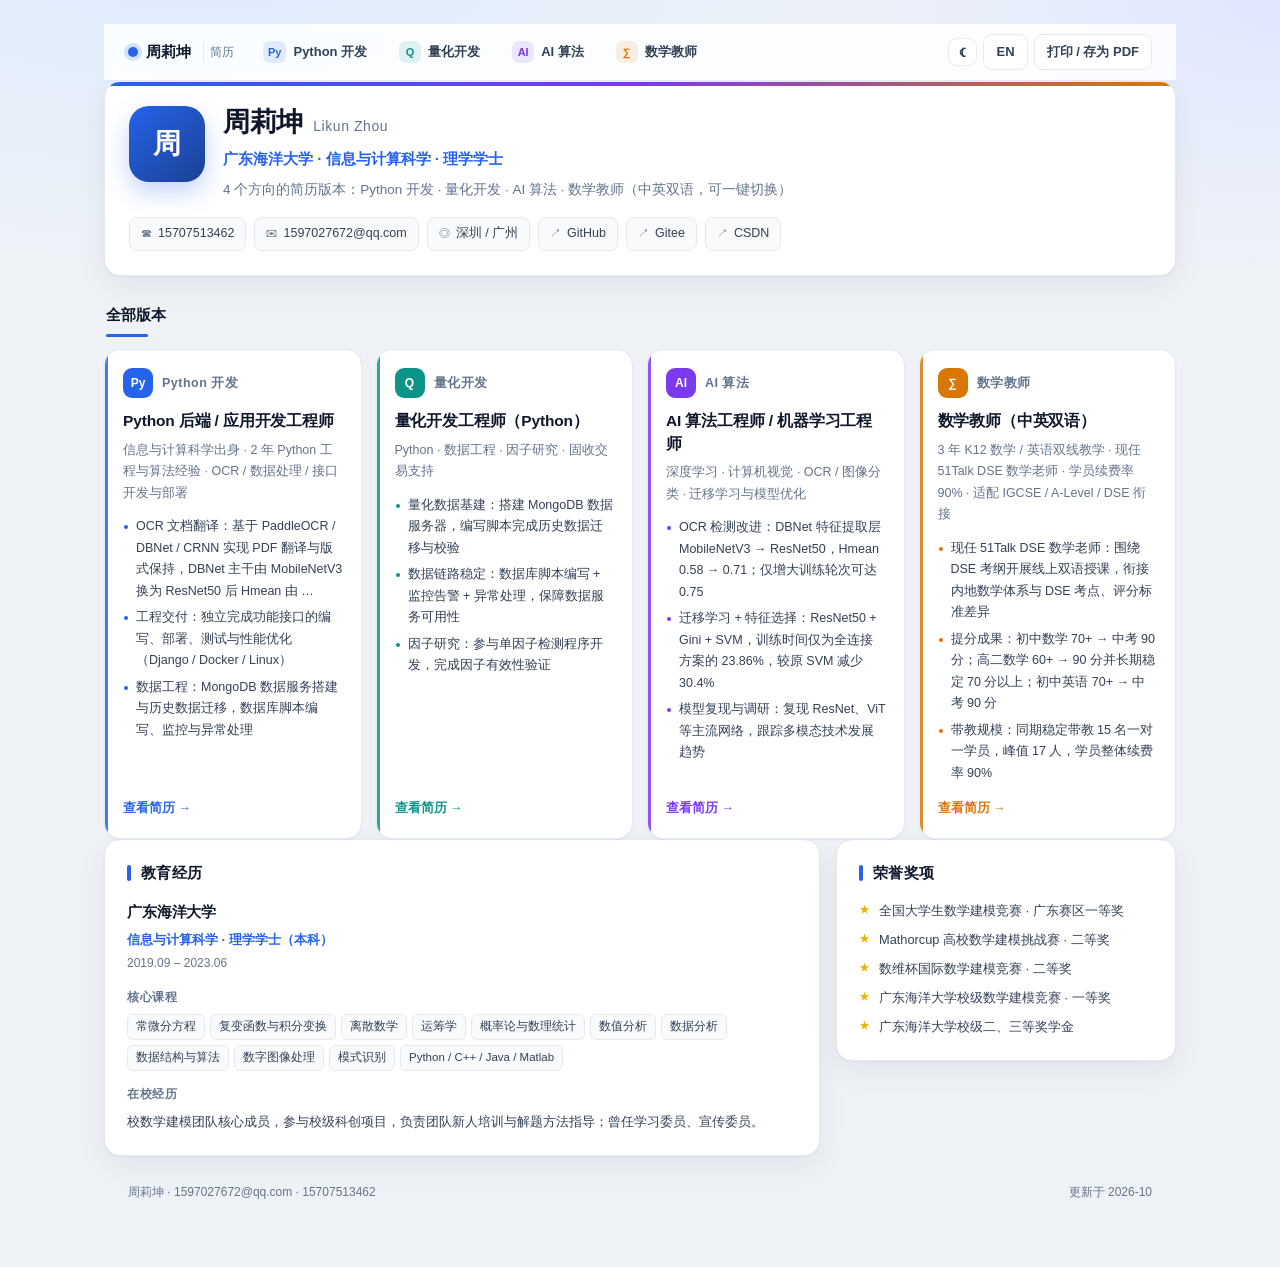
<file: index.html>
<!DOCTYPE html>
<html lang="zh-CN" data-theme="light">
<head>
<meta charset="utf-8">
<meta name="viewport" content="width=device-width, initial-scale=1">
<title>周莉坤 · 个人简历 | Likun Zhou · Resume</title>
<meta name="description" content="周莉坤的个人简历（中英双语）：Python 开发 / 量化开发 / AI 算法 / 数学教师 四个岗位方向的定制版本。">
<meta property="og:title" content="周莉坤 · 个人简历">
<meta property="og:description" content="双语静态简历 · Python 开发 / 量化开发 / AI 算法 / 数学教师">
<link rel="icon" href="data:image/svg+xml,<svg xmlns='http://www.w3.org/2000/svg' viewBox='0 0 100 100'><rect width='100' height='100' rx='22' fill='%232563eb'/><text x='50' y='70' font-size='58' text-anchor='middle' fill='white' font-family='sans-serif' font-weight='bold'>Z</text></svg>">
<link rel="stylesheet" href="assets/css/style.css">
</head>
<body data-role="home">
<div id="app"></div>
<script src="assets/js/data.js"></script>
<script src="assets/js/app.js"></script>
</body>
</html>
</file>
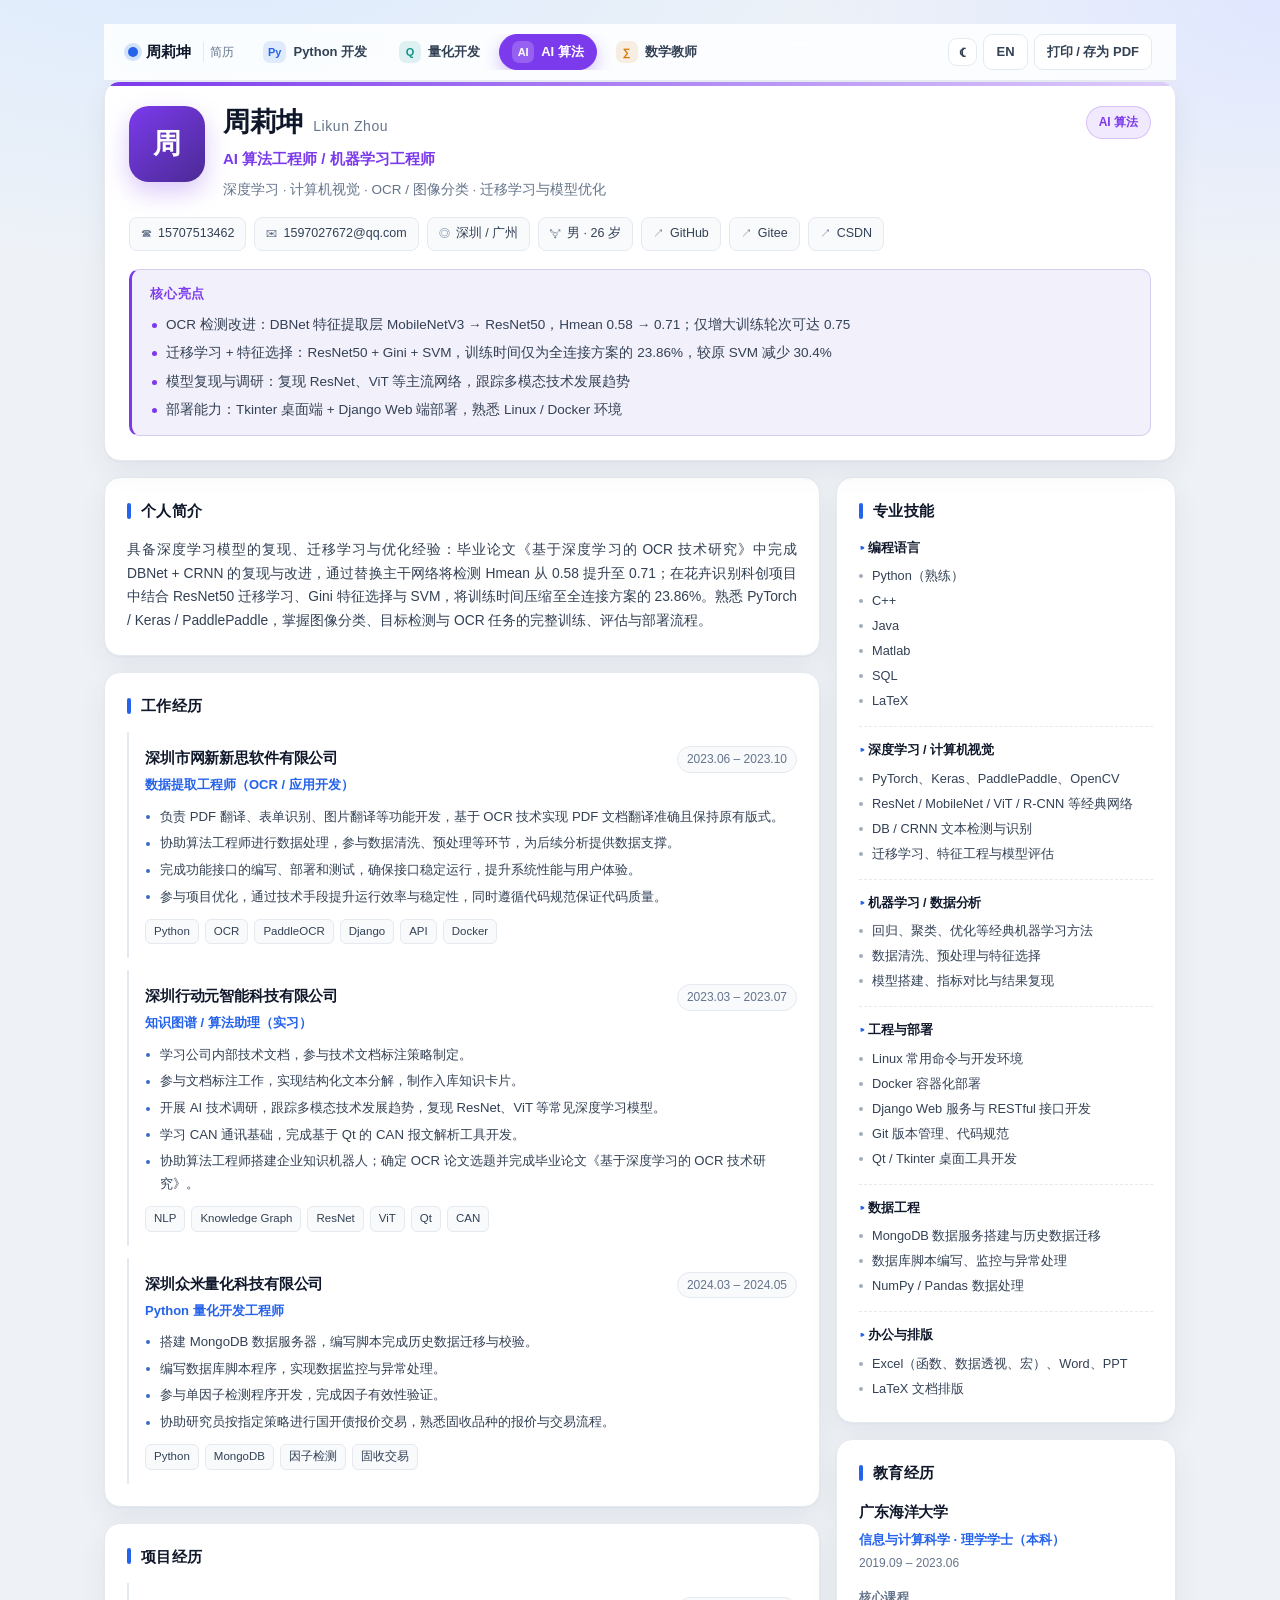
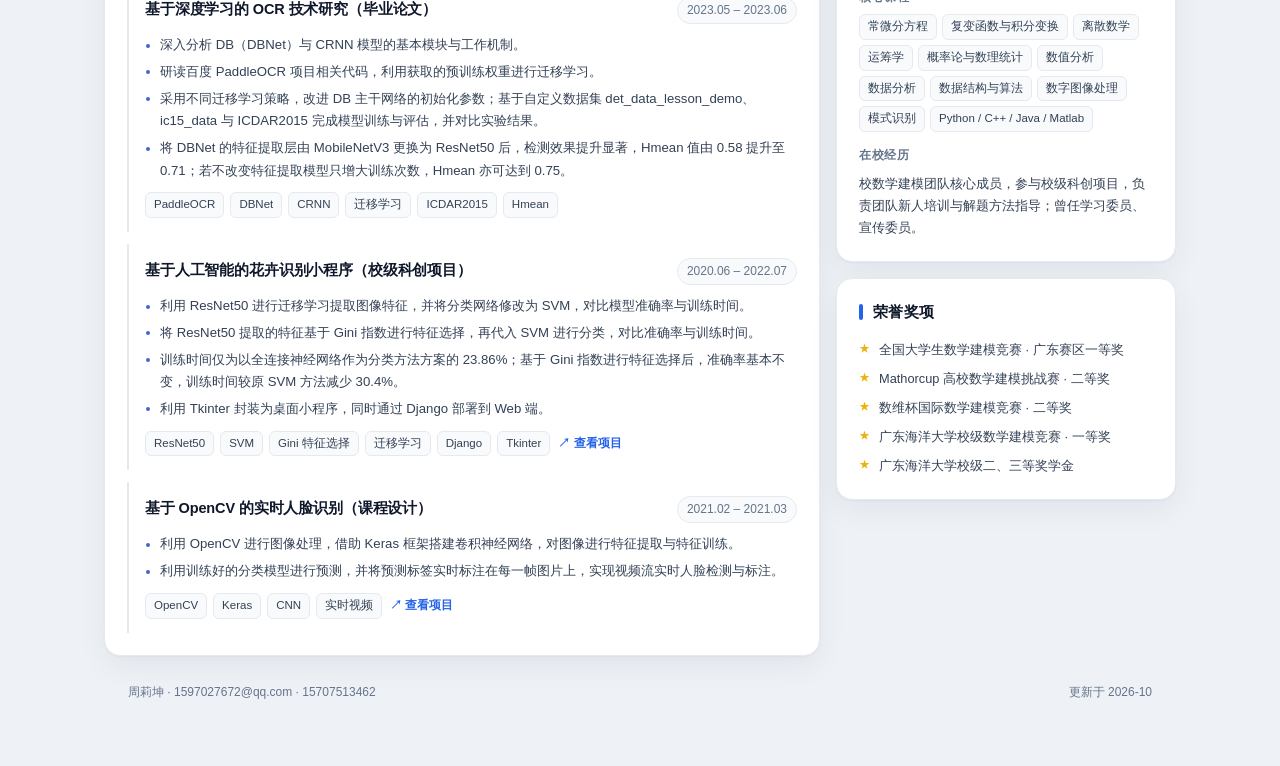
<file: ai.html>
<!DOCTYPE html>
<html lang="zh-CN" data-theme="light">
<head>
<meta charset="utf-8">
<meta name="viewport" content="width=device-width, initial-scale=1">
<title>周莉坤 · AI 算法工程师 | Likun Zhou · AI / ML Engineer</title>
<meta name="description" content="周莉坤 — AI 算法 / 机器学习工程师简历（中英双语）：DBNet + CRNN OCR、ResNet50 迁移学习、Gini 特征选择、模型部署。">
<link rel="icon" href="data:image/svg+xml,<svg xmlns='http://www.w3.org/2000/svg' viewBox='0 0 100 100'><rect width='100' height='100' rx='22' fill='%237c3aed'/><text x='50' y='70' font-size='58' text-anchor='middle' fill='white' font-family='sans-serif' font-weight='bold'>Z</text></svg>">
<link rel="stylesheet" href="assets/css/style.css">
</head>
<body data-role="ai">
<div id="app"></div>
<script src="assets/js/data.js"></script>
<script src="assets/js/app.js"></script>
</body>
</html>
</file>
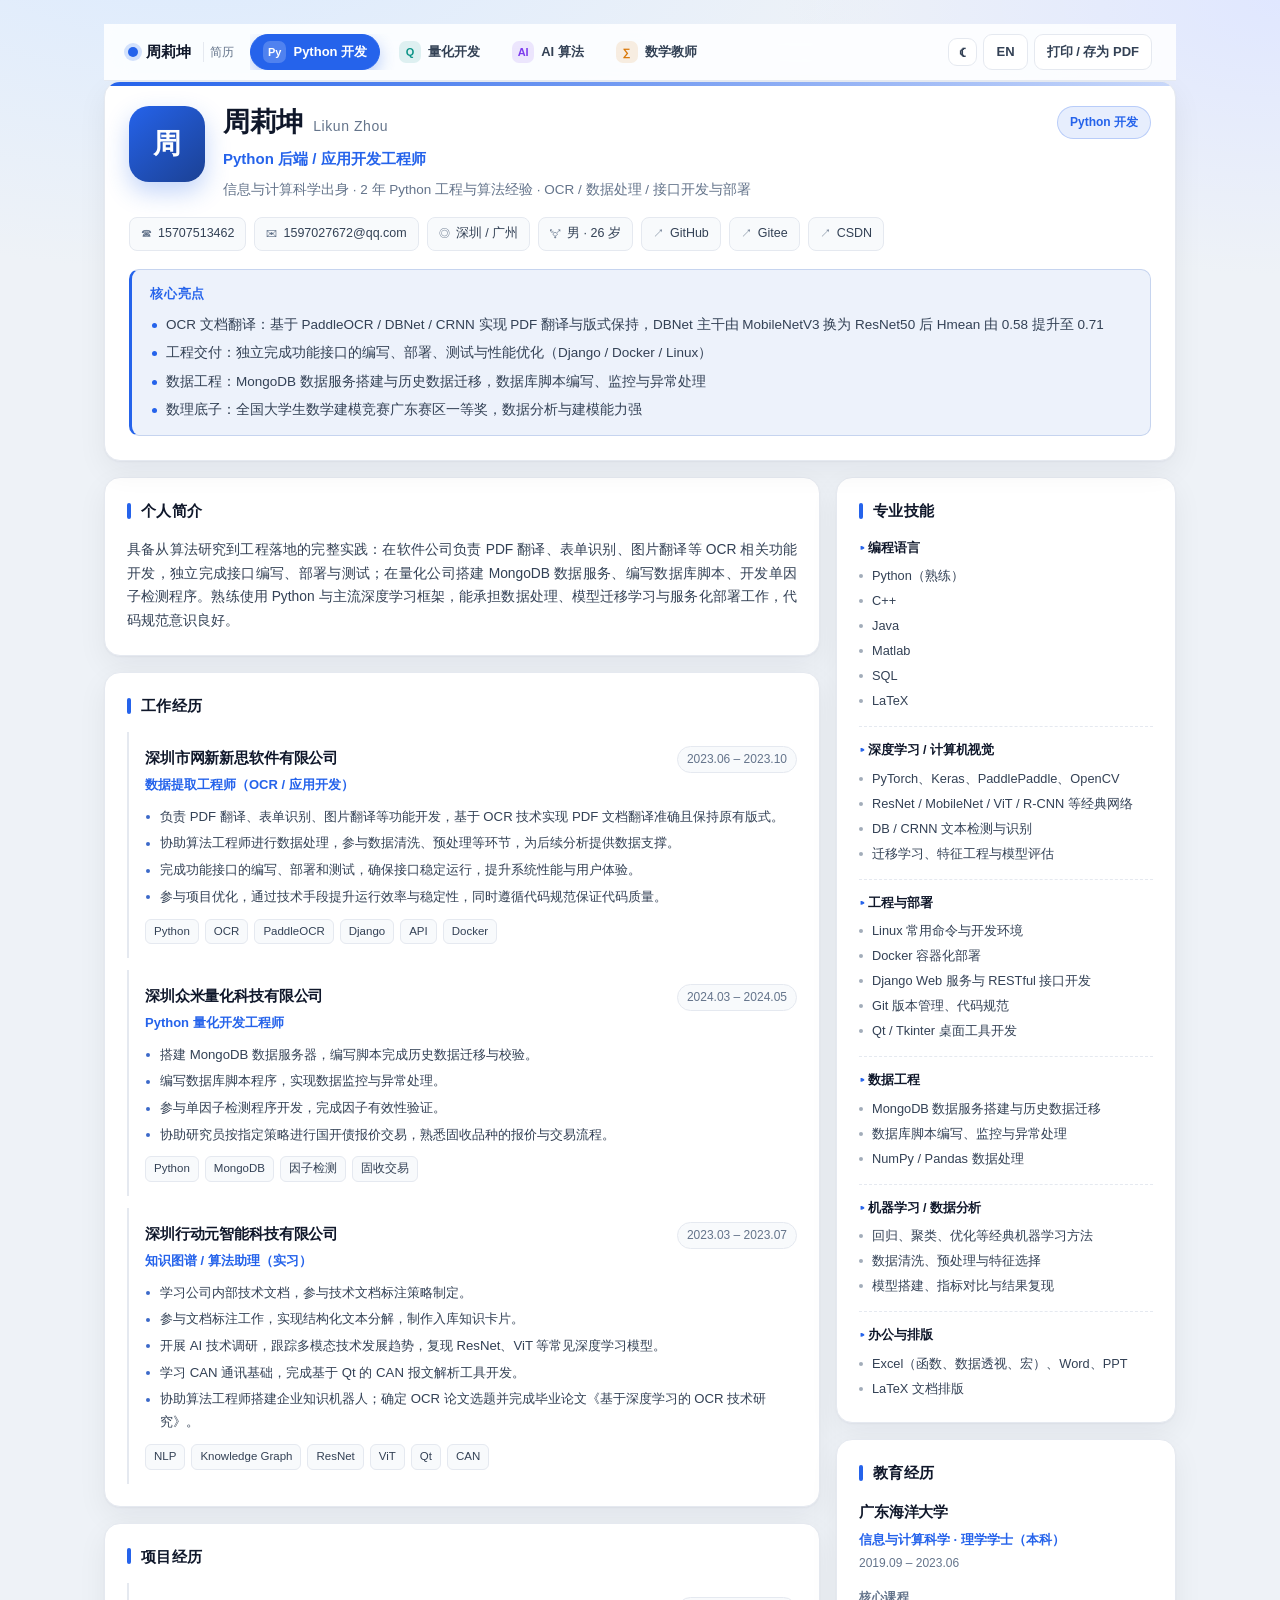
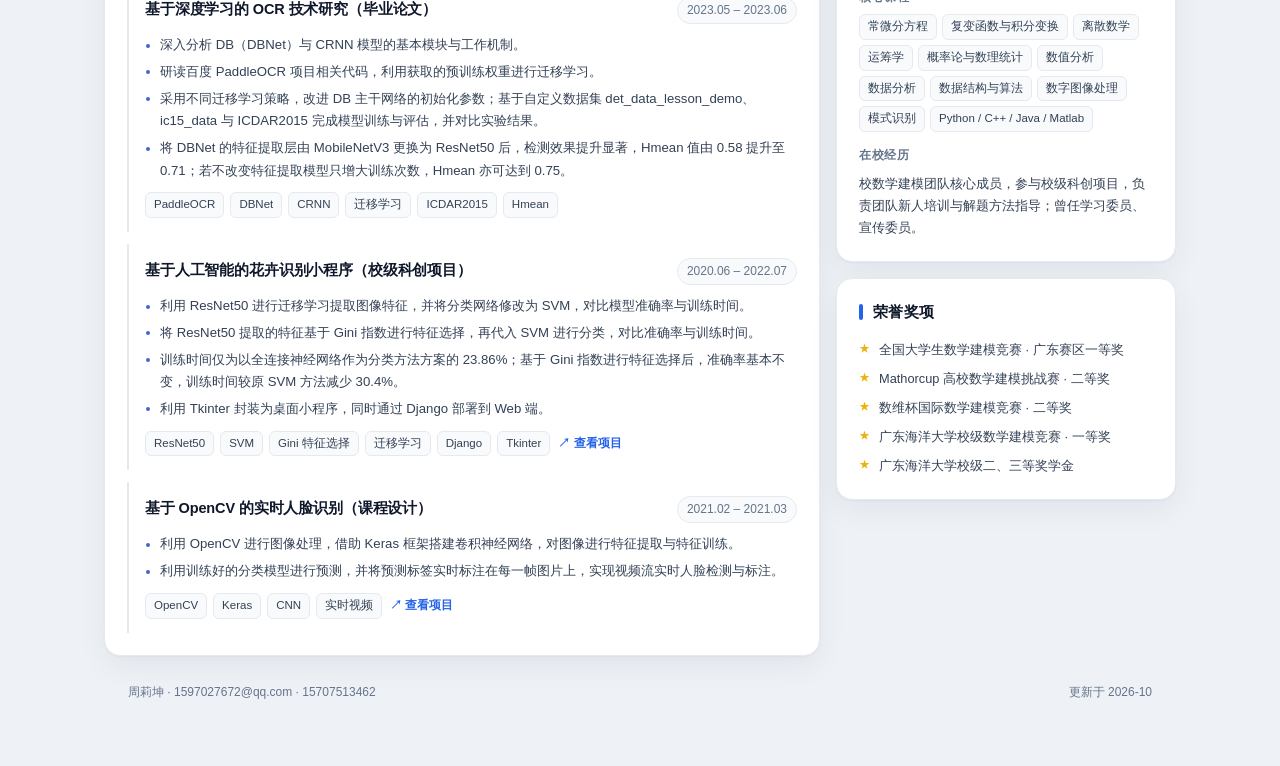
<file: python.html>
<!DOCTYPE html>
<html lang="zh-CN" data-theme="light">
<head>
<meta charset="utf-8">
<meta name="viewport" content="width=device-width, initial-scale=1">
<title>周莉坤 · Python 后端 / 应用开发工程师 | Likun Zhou · Python Engineer</title>
<meta name="description" content="周莉坤 — Python 后端 / 应用开发工程师简历（中英双语）：OCR 文档翻译、数据处理、接口开发与部署。">
<link rel="icon" href="data:image/svg+xml,<svg xmlns='http://www.w3.org/2000/svg' viewBox='0 0 100 100'><rect width='100' height='100' rx='22' fill='%232563eb'/><text x='50' y='70' font-size='58' text-anchor='middle' fill='white' font-family='sans-serif' font-weight='bold'>Z</text></svg>">
<link rel="stylesheet" href="assets/css/style.css">
</head>
<body data-role="python">
<div id="app"></div>
<script src="assets/js/data.js"></script>
<script src="assets/js/app.js"></script>
</body>
</html>
</file>
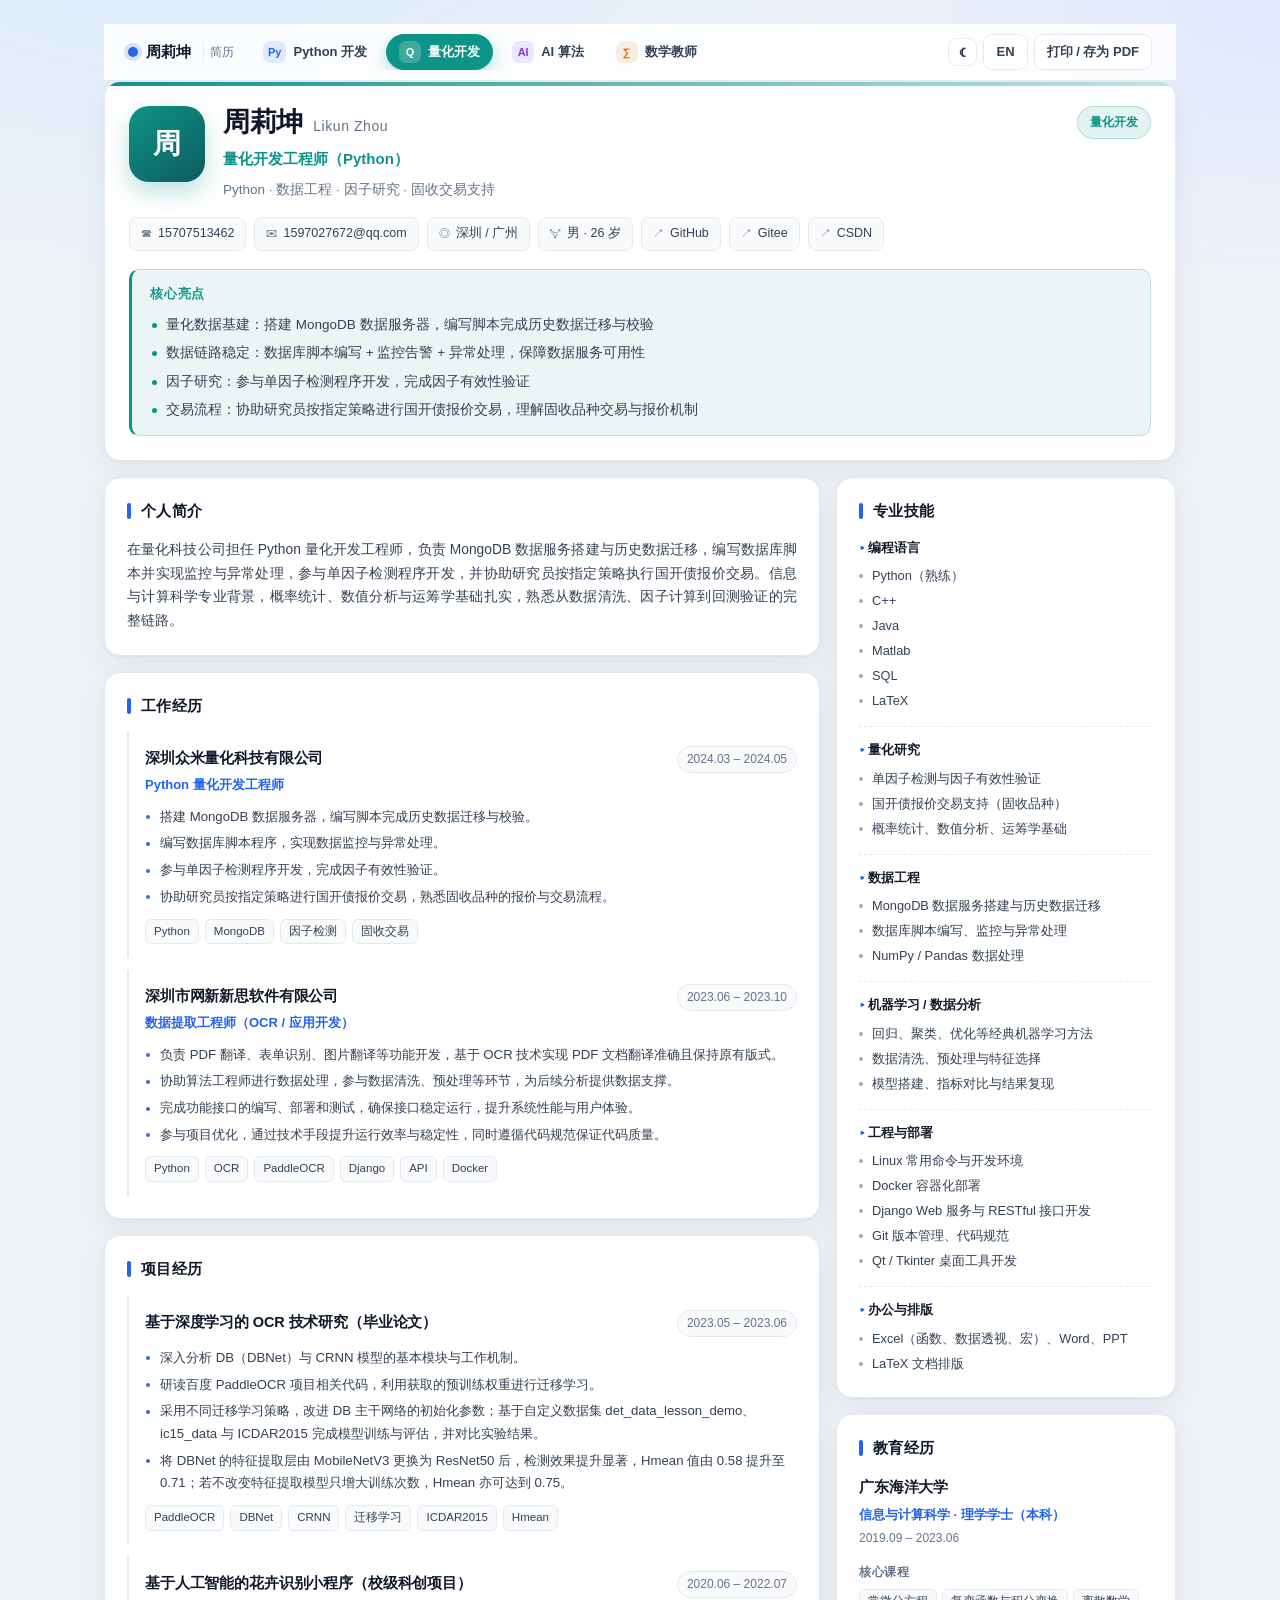
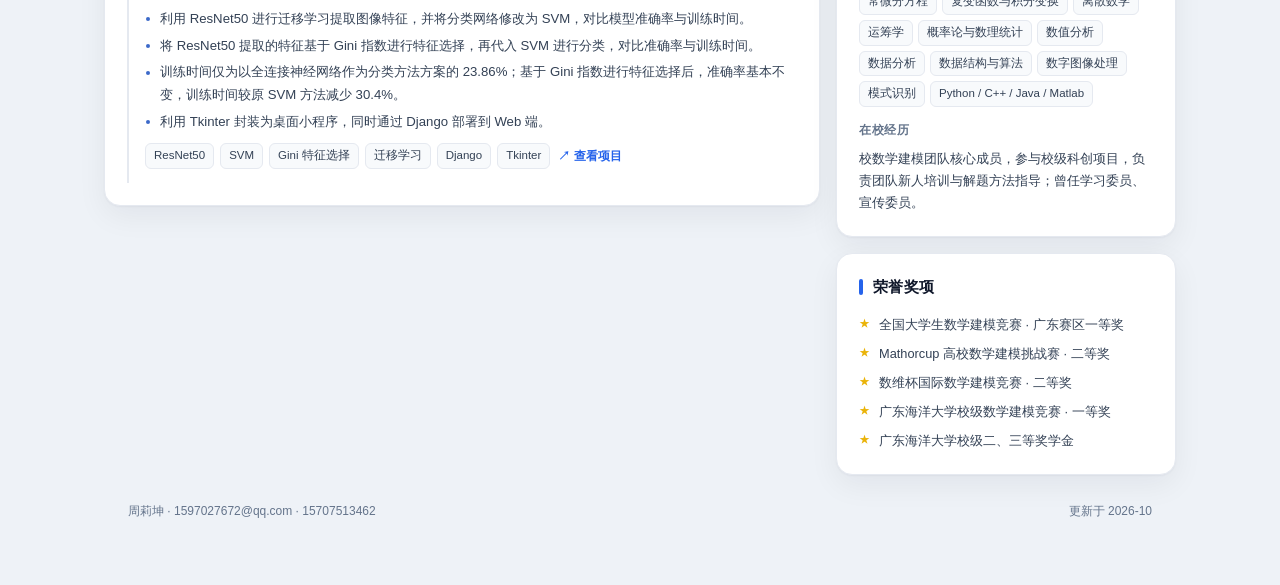
<file: quant.html>
<!DOCTYPE html>
<html lang="zh-CN" data-theme="light">
<head>
<meta charset="utf-8">
<meta name="viewport" content="width=device-width, initial-scale=1">
<title>周莉坤 · 量化开发工程师（Python） | Likun Zhou · Quant Developer</title>
<meta name="description" content="周莉坤 — Python 量化开发工程师简历（中英双语）：MongoDB 数据服务、因子检测程序、国开债报价交易支持。">
<link rel="icon" href="data:image/svg+xml,<svg xmlns='http://www.w3.org/2000/svg' viewBox='0 0 100 100'><rect width='100' height='100' rx='22' fill='%230d9488'/><text x='50' y='70' font-size='58' text-anchor='middle' fill='white' font-family='sans-serif' font-weight='bold'>Z</text></svg>">
<link rel="stylesheet" href="assets/css/style.css">
</head>
<body data-role="quant">
<div id="app"></div>
<script src="assets/js/data.js"></script>
<script src="assets/js/app.js"></script>
</body>
</html>
</file>
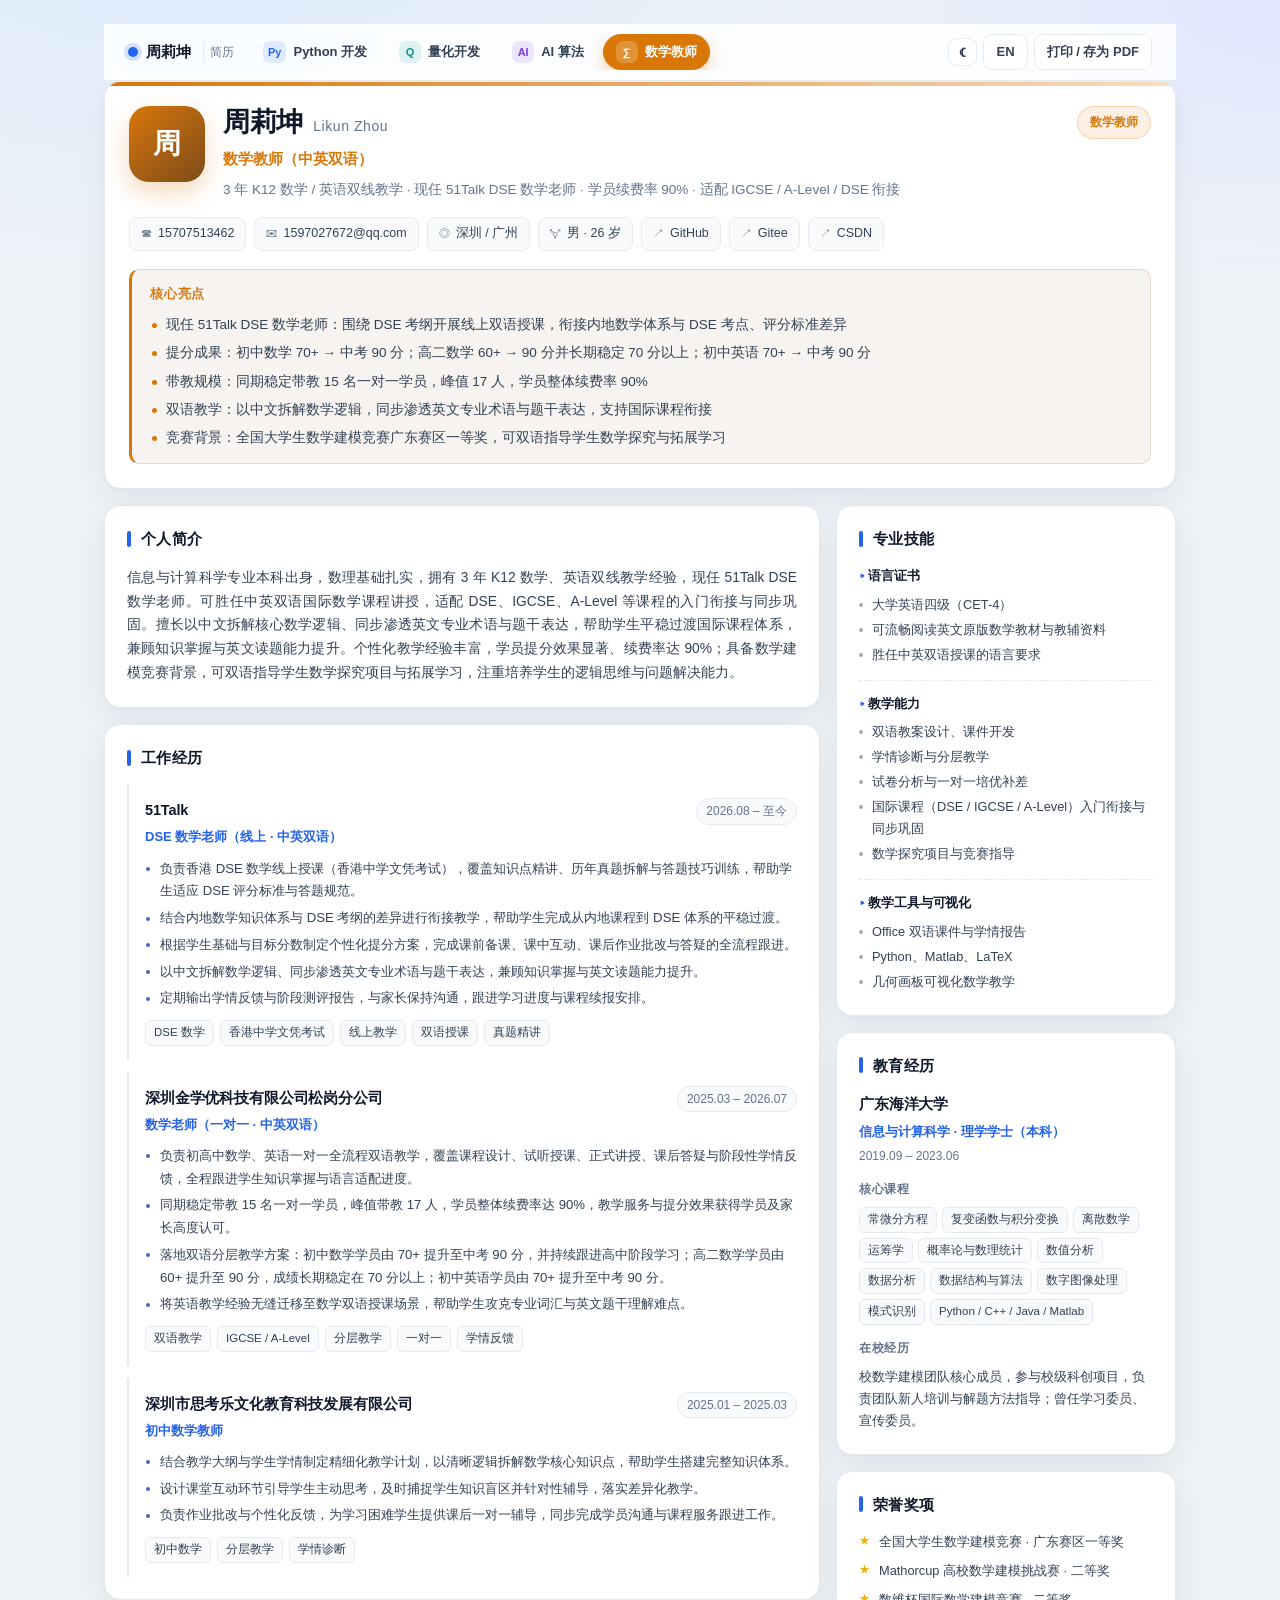
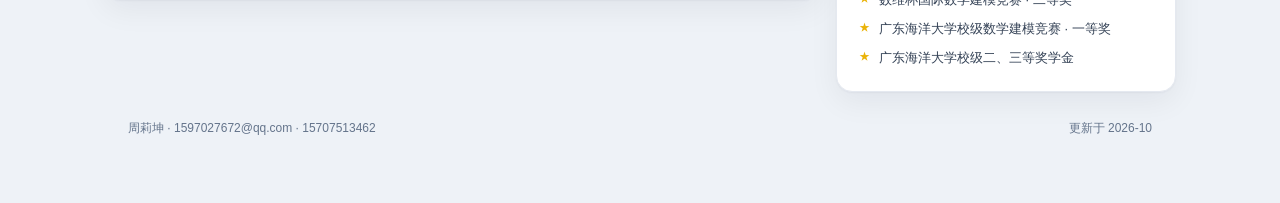
<file: teacher.html>
<!DOCTYPE html>
<html lang="zh-CN" data-theme="light">
<head>
<meta charset="utf-8">
<meta name="viewport" content="width=device-width, initial-scale=1">
<title>周莉坤 · 数学教师（中英双语） | Likun Zhou · Bilingual Math Teacher</title>
<meta name="description" content="周莉坤 — 中英双语数学教师简历：3 年 K12 数学 / 英语双线教学，学员续费率 90%，适配 IGCSE / A-Level 衔接。">
<link rel="icon" href="data:image/svg+xml,<svg xmlns='http://www.w3.org/2000/svg' viewBox='0 0 100 100'><rect width='100' height='100' rx='22' fill='%23d97706'/><text x='50' y='70' font-size='54' text-anchor='middle' fill='white' font-family='sans-serif' font-weight='bold'>∑</text></svg>">
<link rel="stylesheet" href="assets/css/style.css">
</head>
<body data-role="teacher">
<div id="app"></div>
<script src="assets/js/data.js"></script>
<script src="assets/js/app.js"></script>
</body>
</html>
</file>
<file: assets/css/style.css>
/* ============================================================
 * 周莉坤 · 双语简历样式
 * 浅色为默认；支持深色；A4 打印友好
 * ============================================================ */

:root {
  --bg: #eef2f7;
  --bg-grad: radial-gradient(1200px 600px at 15% -10%, #dbeafe 0%, transparent 60%),
             radial-gradient(900px 500px at 100% 0%, #e0e7ff 0%, transparent 55%);
  --card: #ffffff;
  --text: #0f172a;
  --text-2: #334155;
  --muted: #64748b;
  --line: #e5e9f0;
  --soft: #f8fafc;
  --accent: #2563eb;
  --radius: 16px;
  --radius-sm: 10px;
  --shadow: 0 1px 2px rgba(15, 23, 42, .04), 0 10px 30px rgba(15, 23, 42, .06);
  --shadow-sm: 0 1px 2px rgba(15, 23, 42, .05);
  --maxw: 1120px;
}

html[data-theme="dark"] {
  --bg: #0b1220;
  --bg-grad: radial-gradient(1200px 600px at 15% -10%, #16283f 0%, transparent 60%),
             radial-gradient(900px 500px at 100% 0%, #1b1f3a 0%, transparent 55%);
  --card: #121a2b;
  --text: #e8eef9;
  --text-2: #c3cddd;
  --muted: #8b98ad;
  --line: #22304a;
  --soft: #17203a;
  --shadow: 0 1px 2px rgba(0, 0, 0, .3), 0 10px 30px rgba(0, 0, 0, .28);
  --shadow-sm: 0 1px 2px rgba(0, 0, 0, .25);
}

* { box-sizing: border-box; }

html { -webkit-text-size-adjust: 100%; }

body {
  margin: 0;
  background-color: var(--bg);
  background-image: var(--bg-grad);
  background-attachment: fixed;
  color: var(--text);
  font-family: "Inter", "Segoe UI", -apple-system, BlinkMacSystemFont, "PingFang SC",
               "Hiragino Sans GB", "Microsoft YaHei", "Noto Sans SC", sans-serif;
  font-size: 14.5px;
  line-height: 1.72;
  -webkit-font-smoothing: antialiased;
}

a { color: var(--accent); text-decoration: none; }
a:hover { text-decoration: underline; }
ul { margin: 0; padding: 0; list-style: none; }
h1, h2, h3, h4 { margin: 0; font-weight: 700; letter-spacing: -.01em; }

/* ---------------- 顶栏 ---------------- */
.topbar {
  position: sticky;
  top: 0;
  z-index: 50;
  backdrop-filter: saturate(180%) blur(12px);
  background: color-mix(in srgb, var(--card) 86%, transparent);
  border-bottom: 1px solid var(--line);
}
.topbar-inner {
  max-width: var(--maxw);
  margin: 0 auto;
  padding: 10px 24px;
  display: flex;
  align-items: center;
  gap: 16px;
}
.brand { display: flex; align-items: center; gap: 8px; color: var(--text); font-weight: 700; white-space: nowrap; }
.brand:hover { text-decoration: none; }
.brand-dot { width: 10px; height: 10px; border-radius: 50%; background: var(--accent); box-shadow: 0 0 0 4px color-mix(in srgb, var(--accent) 18%, transparent); }
.brand-name { font-size: 15px; }
.brand-sub { font-size: 12px; color: var(--muted); font-weight: 500; padding-left: 6px; border-left: 1px solid var(--line); margin-left: 4px; }

.pills { display: flex; gap: 6px; flex: 1; overflow-x: auto; scrollbar-width: none; }
.pills::-webkit-scrollbar { display: none; }
.pill {
  display: inline-flex; align-items: center; gap: 7px;
  padding: 6px 12px; border-radius: 999px;
  font-size: 13px; font-weight: 600; color: var(--text-2);
  border: 1px solid transparent; white-space: nowrap;
  transition: .18s;
}
.pill:hover { text-decoration: none; background: var(--soft); border-color: var(--line); }
.pill-ico {
  display: inline-grid; place-items: center;
  min-width: 22px; height: 22px; padding: 0 5px;
  border-radius: 7px; font-size: 11px; font-weight: 800;
  background: color-mix(in srgb, var(--pill, var(--accent)) 12%, transparent);
  color: var(--pill, var(--accent));
}
.pill.is-active {
  color: #fff; background: var(--pill, var(--accent));
  border-color: var(--pill, var(--accent));
  box-shadow: 0 6px 16px color-mix(in srgb, var(--pill, var(--accent)) 30%, transparent);
}
.pill.is-active .pill-ico { background: rgba(255, 255, 255, .2); color: #fff; }

.actions { display: flex; gap: 6px; align-items: center; }
.btn {
  font: inherit; font-size: 13px; font-weight: 600;
  padding: 6px 12px; border-radius: 9px; cursor: pointer;
  color: var(--text-2); background: var(--card);
  border: 1px solid var(--line);
  transition: .18s;
}
.btn:hover { color: var(--accent); border-color: color-mix(in srgb, var(--accent) 45%, var(--line)); background: var(--soft); }
.icon-btn { padding: 6px 10px; font-size: 14px; line-height: 1; }
.lang-btn { min-width: 44px; }

/* ---------------- 容器 ---------------- */
#app {
  max-width: var(--maxw);
  margin: 0 auto;
  padding: 24px;
}
.card {
  background: var(--card);
  border: 1px solid var(--line);
  border-radius: var(--radius);
  box-shadow: var(--shadow);
}
.sec { padding: 20px 22px 22px; }
.sec + .sec { margin-top: 16px; }
.sec-title {
  display: flex; align-items: center; gap: 10px;
  font-size: 15px; letter-spacing: .02em;
  margin-bottom: 14px;
}
.sec-bar { width: 4px; height: 16px; border-radius: 3px; background: var(--accent); }

/* ---------------- Hero ---------------- */
.hero { padding: 24px; margin-bottom: 16px; position: relative; overflow: hidden; }
.hero::before {
  content: ""; position: absolute; inset: 0 0 auto 0; height: 4px;
  background: linear-gradient(90deg, var(--accent), color-mix(in srgb, var(--accent) 25%, transparent));
}
.hero-top { display: flex; gap: 18px; align-items: flex-start; }
.avatar {
  flex: 0 0 auto;
  width: 76px; height: 76px; border-radius: 20px;
  display: grid; place-items: center;
  font-size: 28px; font-weight: 800; color: #fff;
  background: linear-gradient(140deg, var(--accent), color-mix(in srgb, var(--accent) 55%, #0f172a));
  box-shadow: 0 10px 24px color-mix(in srgb, var(--accent) 28%, transparent);
}
.hero-main { flex: 1; min-width: 0; }
.name { font-size: 27px; line-height: 1.25; display: flex; align-items: baseline; gap: 10px; flex-wrap: wrap; }
.name-en { font-size: 14px; font-weight: 500; color: var(--muted); letter-spacing: .04em; }
.role-title { margin: 6px 0 0; font-size: 15px; font-weight: 600; color: var(--accent); }
.tagline { margin: 6px 0 0; font-size: 13.5px; color: var(--muted); }
.hero-badge {
  flex: 0 0 auto; align-self: flex-start;
  padding: 5px 12px; border-radius: 999px;
  font-size: 12px; font-weight: 700;
  color: var(--accent); background: color-mix(in srgb, var(--accent) 11%, transparent);
  border: 1px solid color-mix(in srgb, var(--accent) 24%, transparent);
}

.chips { display: flex; flex-wrap: wrap; gap: 8px; margin-top: 16px; }
.chip {
  display: inline-flex; align-items: center; gap: 6px;
  padding: 5px 11px; border-radius: 8px;
  font-size: 12.5px; color: var(--text-2); background: var(--soft);
  border: 1px solid var(--line);
}
a.chip:hover { text-decoration: none; color: var(--accent); border-color: color-mix(in srgb, var(--accent) 40%, var(--line)); }
.chip-ico { font-size: 11px; color: var(--muted); }

.hl-box {
  margin-top: 18px; padding: 14px 16px 14px 18px;
  border-radius: var(--radius-sm);
  background: color-mix(in srgb, var(--accent) 5%, var(--soft));
  border: 1px solid color-mix(in srgb, var(--accent) 16%, var(--line));
  border-left: 3px solid var(--accent);
}
.hl-title { font-size: 12.5px; color: var(--accent); letter-spacing: .06em; text-transform: uppercase; margin-bottom: 8px; }
.hl-list li { position: relative; padding-left: 16px; font-size: 13.5px; color: var(--text-2); }
.hl-list li + li { margin-top: 5px; }
.hl-list li::before { content: ""; position: absolute; left: 2px; top: 10px; width: 5px; height: 5px; border-radius: 50%; background: var(--accent); }

/* ---------------- 布局 ---------------- */
.grid { display: grid; grid-template-columns: minmax(0, 1fr) 340px; gap: 16px; align-items: start; }
.main, .side { min-width: 0; }
.prose { margin: 0; font-size: 13.8px; color: var(--text-2); text-align: justify; }

/* ---------------- 经历条目 ---------------- */
.entries { display: flex; flex-direction: column; gap: 8px; }
.entry { padding: 14px 0 14px 16px; border-left: 2px solid var(--line); transition: .2s; }
.entry:hover { border-left-color: var(--accent); }
.entry + .entry { margin-top: 4px; }
.entry-head { display: flex; justify-content: space-between; gap: 14px; align-items: baseline; flex-wrap: wrap; }
.entry-name { font-size: 14.5px; }
.entry-sub { margin: 3px 0 0; font-size: 13px; font-weight: 600; color: var(--accent); }
.entry-time {
  font-size: 12px; color: var(--muted); white-space: nowrap;
  padding: 2px 9px; border-radius: 999px; background: var(--soft); border: 1px solid var(--line);
  font-variant-numeric: tabular-nums;
}
.entry-points { margin: 9px 0 0; }
.entry-points li { position: relative; padding-left: 15px; font-size: 13.2px; color: var(--text-2); }
.entry-points li + li { margin-top: 4px; }
.entry-points li::before {
  content: ""; position: absolute; left: 1px; top: 9.5px;
  width: 4px; height: 4px; border-radius: 50%; background: color-mix(in srgb, var(--accent) 65%, var(--muted));
}
.entry-foot { display: flex; flex-wrap: wrap; gap: 6px; align-items: center; margin-top: 10px; }
.tag {
  font-size: 11.5px; padding: 2px 8px; border-radius: 6px;
  color: var(--text-2); background: var(--soft); border: 1px solid var(--line);
}
.entry-link { font-size: 12px; font-weight: 600; margin-left: 2px; }

/* ---------------- 侧栏 ---------------- */
.skill-group + .skill-group { margin-top: 14px; padding-top: 13px; border-top: 1px dashed var(--line); }
.skill-group h4 { font-size: 12.5px; color: var(--text); margin-bottom: 6px; }
.skill-group h4::before { content: "▸ "; color: var(--accent); }
.skill-group li { position: relative; padding-left: 13px; font-size: 12.8px; color: var(--text-2); }
.skill-group li + li { margin-top: 3px; }
.skill-group li::before { content: ""; position: absolute; left: 0; top: 9px; width: 4px; height: 4px; border-radius: 50%; background: var(--muted); opacity: .6; }

.edu-school { font-size: 14.5px; }
.edu-degree { margin: 4px 0 0; font-size: 13px; font-weight: 600; color: var(--accent); }
.edu-time { margin: 2px 0 0; font-size: 12px; color: var(--muted); font-variant-numeric: tabular-nums; }
.mini-title { font-size: 12px; color: var(--muted); margin: 13px 0 7px; letter-spacing: .05em; text-transform: uppercase; }
.tags { display: flex; flex-wrap: wrap; gap: 5px; }
.edu-campus { margin: 0; font-size: 12.8px; color: var(--text-2); }

.award-list li { position: relative; padding-left: 20px; font-size: 12.8px; color: var(--text-2); }
.award-list li + li { margin-top: 7px; }
.award-list li::before { content: "★"; position: absolute; left: 0; top: 0; font-size: 11px; color: #eab308; }

/* ---------------- 首页 ---------------- */
.home-hero::before { background: linear-gradient(90deg, #2563eb, #7c3aed 50%, #d97706); }
.band-title { font-size: 15px; margin: 26px 2px 12px; color: var(--text); }
.band-title::after { content: ""; display: block; width: 42px; height: 3px; border-radius: 3px; background: var(--accent); margin-top: 7px; }
.role-grid { display: grid; grid-template-columns: repeat(auto-fit, minmax(250px, 1fr)); gap: 14px; }
.role-card {
  display: flex; flex-direction: column;
  padding: 18px; border-radius: var(--radius);
  background: var(--card); border: 1px solid var(--line);
  box-shadow: var(--shadow-sm); color: var(--text);
  transition: .22s; position: relative; overflow: hidden;
}
.role-card::after {
  content: ""; position: absolute; left: 0; top: 0; bottom: 0; width: 3px;
  background: var(--accent); opacity: .85;
}
.role-card:hover {
  text-decoration: none; transform: translateY(-3px);
  border-color: color-mix(in srgb, var(--accent) 45%, var(--line));
  box-shadow: 0 14px 32px color-mix(in srgb, var(--accent) 16%, transparent);
}
.rc-head { display: flex; align-items: center; gap: 9px; }
.rc-ico {
  display: grid; place-items: center; min-width: 30px; height: 30px; padding: 0 6px;
  border-radius: 9px; font-size: 12px; font-weight: 800;
  color: #fff; background: var(--accent);
}
.rc-nav { font-size: 12.5px; font-weight: 700; color: var(--muted); letter-spacing: .04em; }
.rc-title { font-size: 15.5px; margin: 12px 0 0; line-height: 1.45; }
.rc-tag { margin: 7px 0 0; font-size: 12.5px; color: var(--muted); }
.rc-hl { margin: 12px 0 0; }
.rc-hl li { position: relative; padding-left: 13px; font-size: 12.5px; color: var(--text-2); }
.rc-hl li + li { margin-top: 5px; }
.rc-hl li::before { content: ""; position: absolute; left: 1px; top: 9px; width: 4px; height: 4px; border-radius: 50%; background: var(--accent); }
.rc-more { margin-top: auto; padding-top: 14px; font-size: 12.5px; font-weight: 700; color: var(--accent); }

/* ---------------- 页脚 ---------------- */
.footer {
  max-width: var(--maxw); margin: 0 auto; padding: 26px 24px 40px;
  display: flex; justify-content: space-between; gap: 12px; flex-wrap: wrap;
  font-size: 12px; color: var(--muted);
}

/* ---------------- 响应式 ---------------- */
@media (max-width: 980px) {
  .grid { grid-template-columns: 1fr; }
  .side { display: grid; gap: 16px; }
  .side .sec + .sec { margin-top: 0; }
}
@media (max-width: 760px) {
  body { font-size: 14px; }
  #app { padding: 16px; }
  .topbar-inner { padding: 9px 14px; gap: 10px; flex-wrap: wrap; }
  .brand-sub { display: none; }
  .pills { order: 3; flex-basis: 100%; }
  .hero { padding: 18px; }
  .hero-top { flex-wrap: wrap; gap: 14px; }
  .avatar { width: 60px; height: 60px; border-radius: 16px; font-size: 22px; }
  .name { font-size: 22px; }
  .hero-badge { display: none; }
  .sec { padding: 16px; }
  .print-btn { display: none; }
}

/* ---------------- 打印 / 导出 PDF ---------------- */
@media print {
  @page { size: A4; margin: 12mm 12mm; }
  :root { --bg: #fff; --card: #fff; --shadow: none; --shadow-sm: none; --line: #d8dee8; }
  html[data-theme="dark"] {
    --bg: #fff; --card: #fff; --text: #0f172a; --text-2: #334155;
    --muted: #64748b; --line: #d8dee8; --soft: #f6f8fb; --shadow: none; --shadow-sm: none;
  }
  body { background: #fff !important; background-image: none !important; font-size: 10.5pt; }
  .topbar, .footer, .actions, .rc-more, .hero-badge, .band-title { display: none !important; }
  #app { padding: 0; max-width: none; box-shadow: none; }
  .card { border: none; box-shadow: none; border-radius: 0; padding: 0 !important; }
  .hero { padding: 0 0 10px !important; margin-bottom: 12px; }
  .hero::before { display: none; }
  .sec { padding: 0 !important; margin-top: 14px !important; break-inside: avoid; }
  .sec-title { font-size: 11.5pt; margin-bottom: 8px; border-bottom: 1px solid var(--line); padding-bottom: 4px; }
  .sec-bar { display: none; }
  .grid { grid-template-columns: minmax(0, 1fr) 250px; gap: 14px; }
  .entry, .skill-group, .award-list li { break-inside: avoid; }
  .entries { gap: 0; }
  .entry { padding: 8px 0 8px 12px; }
  .name { font-size: 18pt; }
  a { color: inherit; }
  a[href^="http"]::after { content: ""; }
}
</file>
